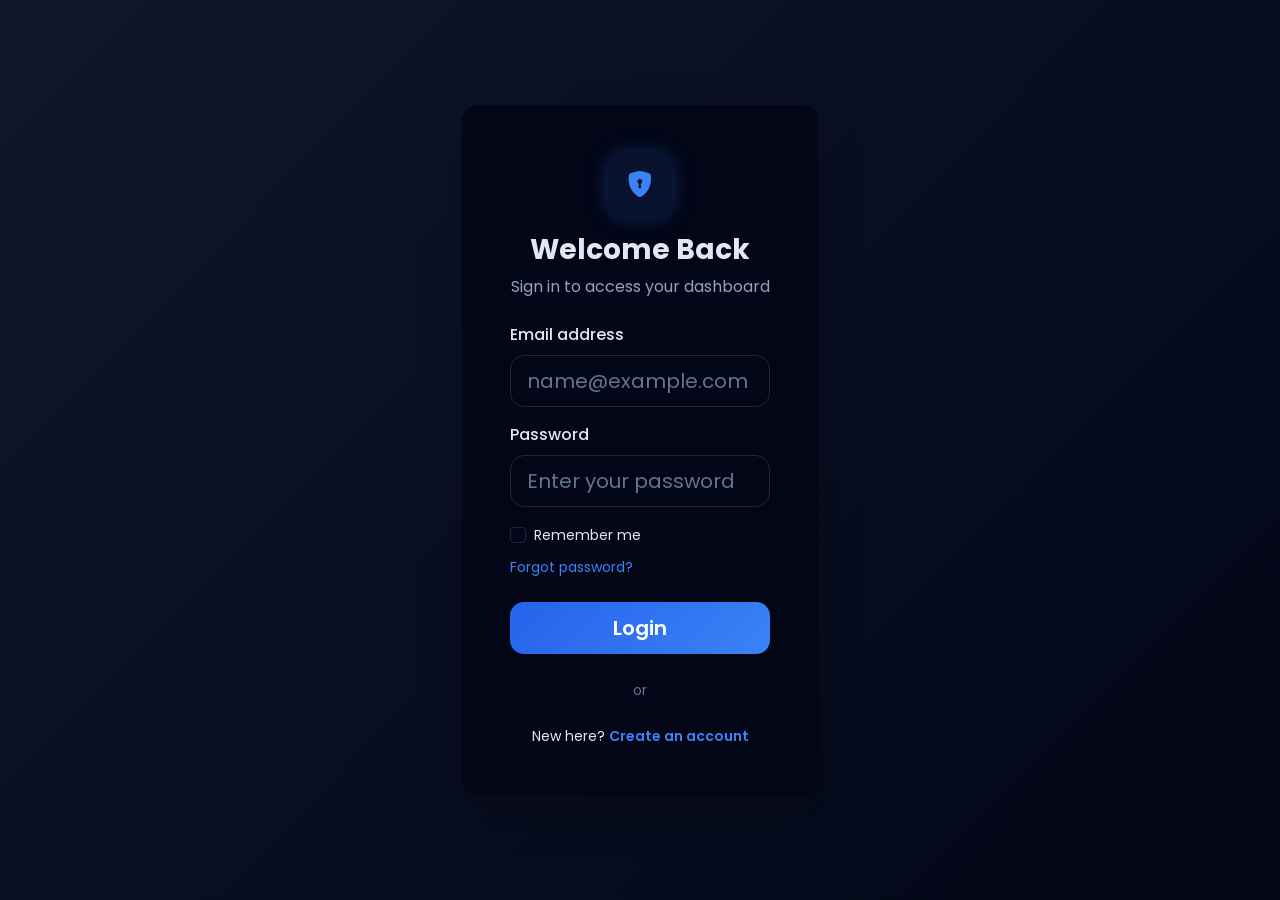
<file: index.html>
<!DOCTYPE html>
<html lang="en">
<head>
  <meta charset="UTF-8" />
  <meta name="viewport" content="width=device-width, initial-scale=1.0" />
  <title>Login | Auth System</title>

  <link href="https://cdn.jsdelivr.net/npm/bootstrap@5.3.3/dist/css/bootstrap.min.css" rel="stylesheet">
  <link href="https://cdn.jsdelivr.net/npm/bootstrap-icons@1.11.3/font/bootstrap-icons.min.css" rel="stylesheet">
  <link href="https://fonts.googleapis.com/css2?family=Poppins:wght@400;500;600;700&display=swap" rel="stylesheet">
  <link rel="stylesheet" href="css/styles.css">
</head>
<body>
  <main class="auth-shell">
    <div class="container">
      <div class="row justify-content-center align-items-center min-vh-100 py-4">
        <div class="col-12 col-sm-10 col-md-8 col-lg-5 col-xl-4">
          <div class="auth-card card border-0 shadow-lg">
            <div class="card-body p-4 p-md-5">
              <div class="text-center mb-4">
                <div class="brand-mark mx-auto mb-3">
                  <i class="bi bi-shield-lock-fill"></i>
                </div>
                <h1 class="h3 fw-bold mb-2">Welcome Back</h1>
                <p class="text-secondary mb-0">Sign in to access your dashboard</p>
              </div>

              <form action="dashboard.html" method="get">
                <div class="mb-3">
                  <label for="email" class="form-label fw-medium">Email address</label>
                  <input
                    type="email"
                    class="form-control form-control-lg"
                    id="email"
                    placeholder="name@example.com"
                    required
                  >
                </div>

                <div class="mb-3">
                  <label for="password" class="form-label fw-medium">Password</label>
                  <input
                    type="password"
                    class="form-control form-control-lg"
                    id="password"
                    placeholder="Enter your password"
                    required
                  >
                </div>

                <div class="d-flex justify-content-between align-items-center flex-wrap gap-2 mb-4">
                  <div class="form-check">
                    <input class="form-check-input" type="checkbox" id="remember">
                    <label class="form-check-label small" for="remember">Remember me</label>
                  </div>
                  <a href="forgot-password.html" class="small text-decoration-none auth-link">Forgot password?</a>
                </div>

                <button type="submit" class="btn btn-primary btn-lg w-100">
                  Login
                </button>
              </form>

              <div class="divider my-4">
                <span>or</span>
              </div>

              <p class="text-center mb-0 small">
                New here?
                <a href="register.html" class="fw-semibold text-decoration-none auth-link">Create an account</a>
              </p>
            </div>
          </div>
        </div>
      </div>
    </div>
  </main>

  <script src="https://cdn.jsdelivr.net/npm/bootstrap@5.3.3/dist/js/bootstrap.bundle.min.js"></script>
</body>
</html>
</file>
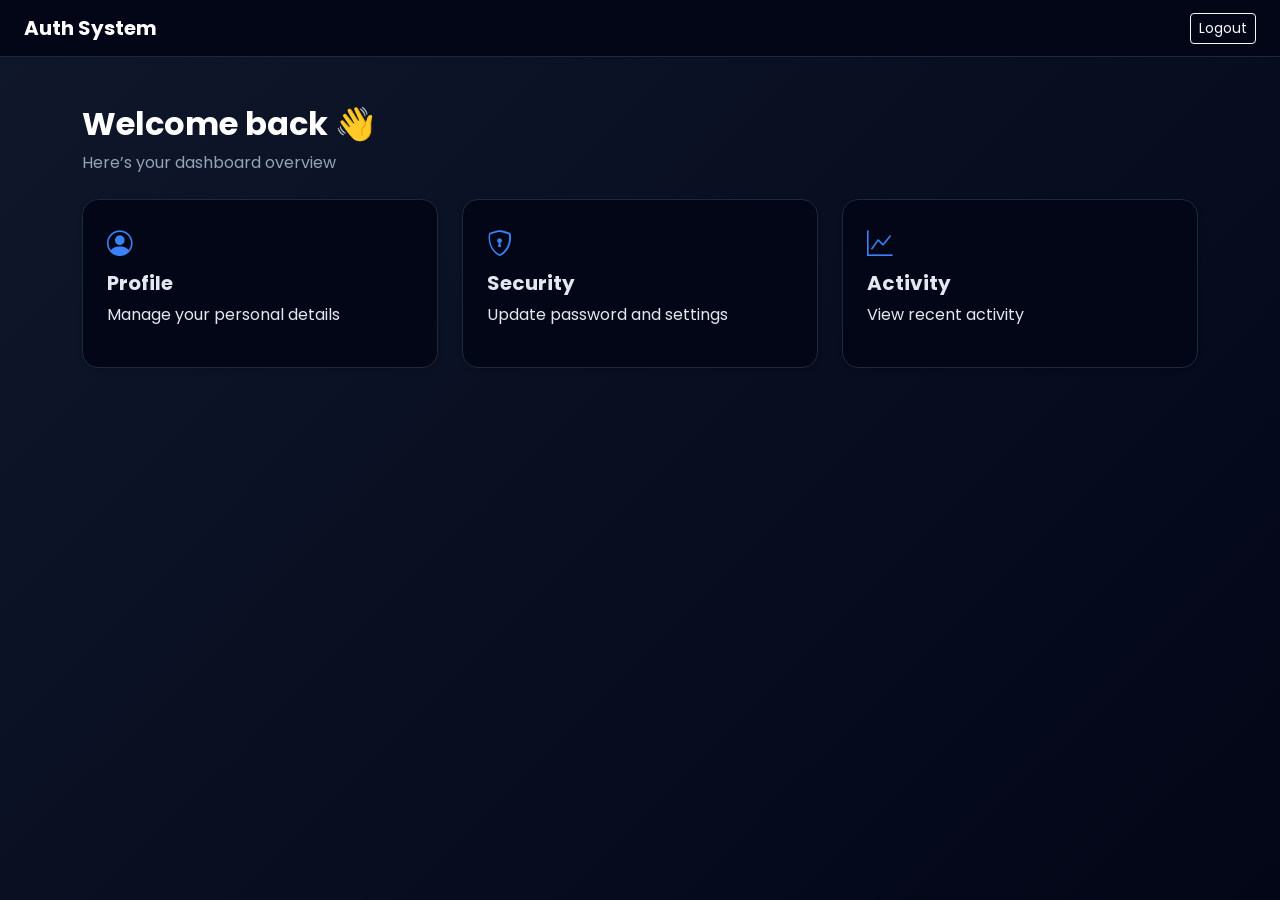
<file: dashboard.html>
<!DOCTYPE html>
<html lang="en">
<head>
  <meta charset="UTF-8">
  <meta name="viewport" content="width=device-width, initial-scale=1.0">
  <title>Dashboard</title>

  <!-- Bootstrap -->
  <link href="https://cdn.jsdelivr.net/npm/bootstrap@5.3.3/dist/css/bootstrap.min.css" rel="stylesheet">

  <!-- Icons -->
  <link href="https://cdn.jsdelivr.net/npm/bootstrap-icons@1.11.3/font/bootstrap-icons.min.css" rel="stylesheet">

  <!-- Font -->
  <link href="https://fonts.googleapis.com/css2?family=Poppins:wght@400;500;600&display=swap" rel="stylesheet">

  <!-- Custom CSS -->
  <link rel="stylesheet" href="css/styles.css">
</head>

<body>

  <!-- Navbar -->
<nav class="navbar px-4" style="background:#020617; border-bottom:1px solid #1e293b;">
  <span class="navbar-brand fw-bold text-white">Auth System</span>
  <a href="index.html" class="btn btn-outline-light btn-sm">Logout</a>
</nav>

  <!-- Main Content -->
  <div class="container py-5">

    <!-- Welcome -->
    <div class="mb-4">
      <h2 class="fw-bold text-white">Welcome back 👋</h2>
      <p style="color:#94a3b8;">Here’s your dashboard overview</p>
    </div>

    <!-- Cards -->
    <div class="row g-4">

      <!-- Card 1 -->
      <div class="col-md-4">
        <div class="card p-4 shadow-sm">
         <i class="bi bi-person-circle mb-2" style="font-size: 1.6rem; color:#3b82f6;"></i>
          <h5 class="fw-bold">Profile</h5>
          <p>Manage your personal details</p>
        </div>
      </div>

      <!-- Card 2 -->
      <div class="col-md-4">
       <div class="card p-4 shadow-sm">
       <i class="bi bi-shield-lock mb-2" style="font-size: 1.6rem; color:#3b82f6;"></i>
        <h5 class="fw-bold">Security</h5>
      <p>Update password and settings</p>
       </div>
      </div>

      <!-- Card 3 -->
      <div class="col-md-4">
        <div class="card p-4 shadow-sm">
        <i class="bi bi-graph-up mb-2" style="font-size: 1.6rem; color:#3b82f6;"></i>
         <h5 class="fw-bold">Activity</h5>
         <p>View recent activity</p>
        </div>
      </div>

    </div>

  </div>

  <script src="https://cdn.jsdelivr.net/npm/bootstrap@5.3.3/dist/js/bootstrap.bundle.min.js"></script>
</body>
</html>
</file>
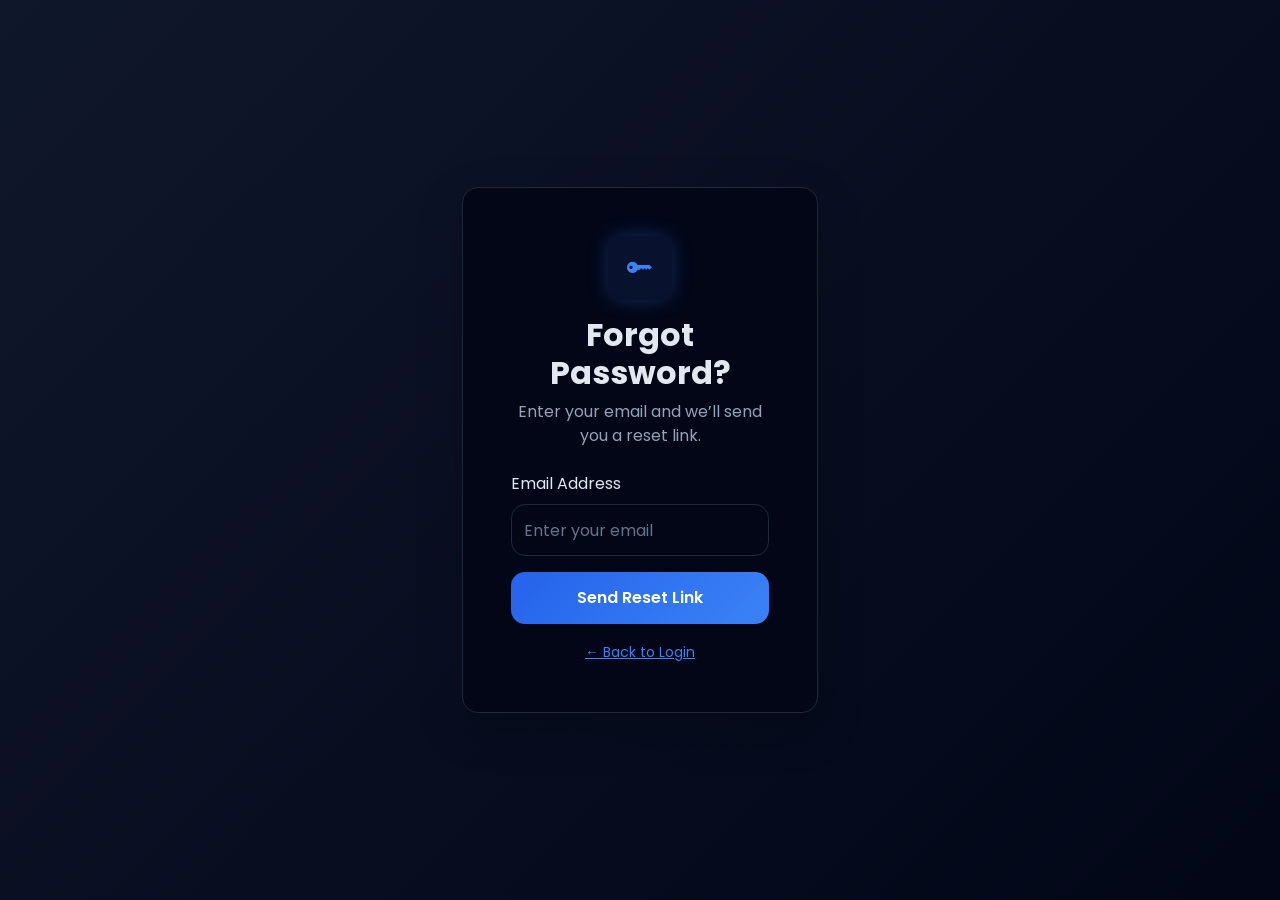
<file: forgot-password.html>
<!DOCTYPE html>
<html lang="en">
<head>
  <meta charset="UTF-8">
  <meta name="viewport" content="width=device-width, initial-scale=1.0">
  <title>Forgot Password</title>

  <!-- Bootstrap -->
  <link href="https://cdn.jsdelivr.net/npm/bootstrap@5.3.3/dist/css/bootstrap.min.css" rel="stylesheet">

  <!-- Icons -->
  <link href="https://cdn.jsdelivr.net/npm/bootstrap-icons@1.11.3/font/bootstrap-icons.min.css" rel="stylesheet">

  <!-- Font -->
  <link href="https://fonts.googleapis.com/css2?family=Poppins:wght@400;500;600&display=swap" rel="stylesheet">

  <!-- Custom CSS -->
  <link rel="stylesheet" href="css/styles.css">
</head>

<body>
  <main class="auth-shell">
    <div class="container">
      <div class="row justify-content-center align-items-center min-vh-100">

        <div class="col-12 col-sm-10 col-md-6 col-lg-4">
          <div class="auth-card card shadow-lg">
            <div class="card-body p-4 p-md-5 text-center">

              <!-- Icon -->
              <div class="brand-mark mx-auto mb-3">
                <i class="bi bi-key-fill"></i>
              </div>

              <!-- Heading -->
              <h2 class="fw-bold mb-2">Forgot Password?</h2>
              <p class="text-secondary mb-4">
                Enter your email and we’ll send you a reset link.
              </p>

              <!-- Form -->
              <form action="reset-password.html">

                <div class="mb-3 text-start">
                  <label class="form-label">Email Address</label>
                  <input type="email" class="form-control" placeholder="Enter your email" required>
                </div>

                <button type="submit" class="btn btn-primary w-100 mb-3">
                  Send Reset Link
                </button>

              </form>

              <!-- Back link -->
              <a href="index.html" class="auth-link small">
                ← Back to Login
              </a>

            </div>
          </div>
        </div>

      </div>
    </div>
  </main>

  <script src="https://cdn.jsdelivr.net/npm/bootstrap@5.3.3/dist/js/bootstrap.bundle.min.js"></script>
</body>
</html>
</file>
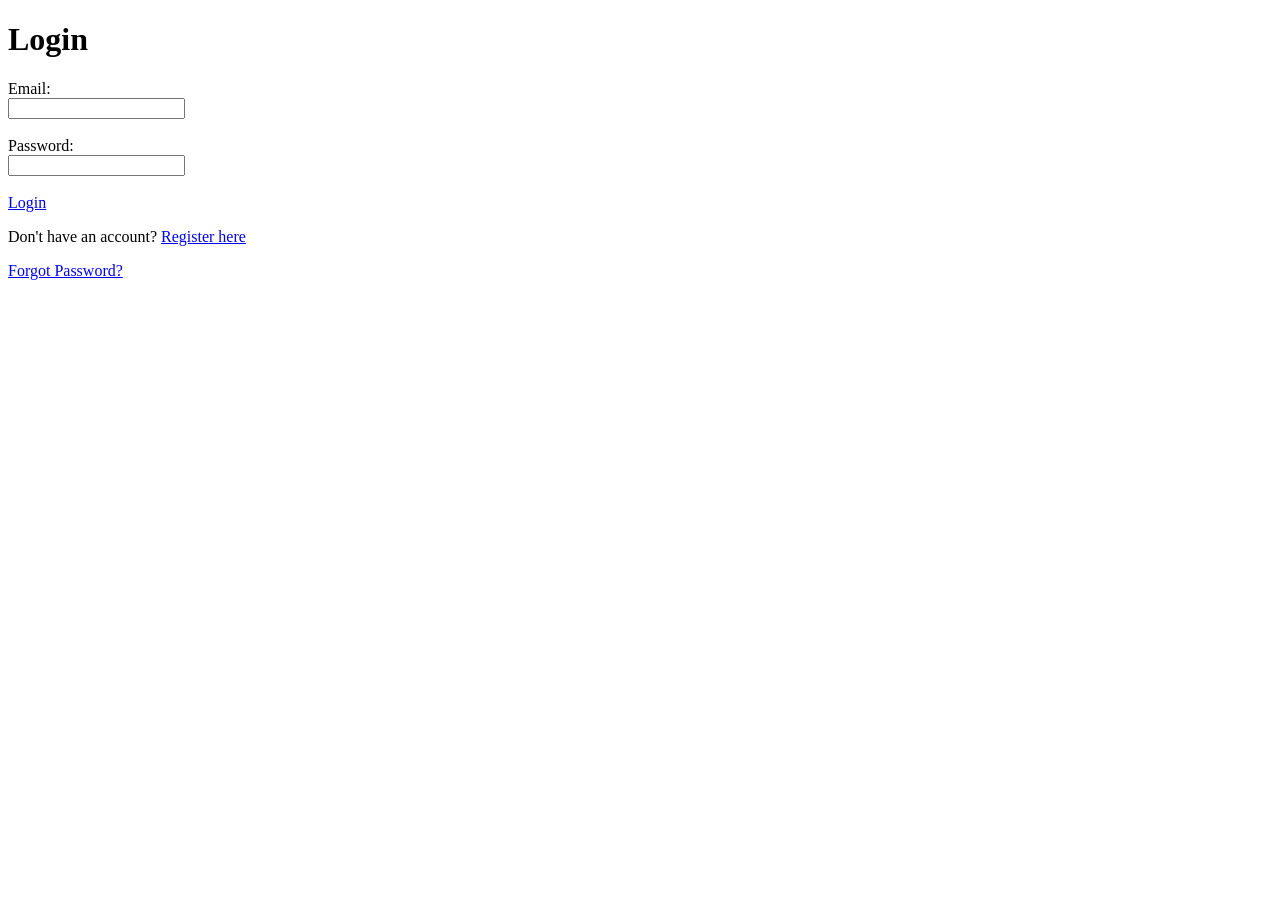
<file: login.html>
<!DOCTYPE html>
<html>
<head>
    <meta charset="utf-8">
    <title>Login Page</title>
</head>
<body>
<h1>Login</h1>

<form>
    <label>Email:</label><br>
    <input type="email" name="email" required><br><br>

    <label>Password:</label><br>
    <input type="password" name="password" required><br><br>

    <!-- Anchor based navigation -->
    <a href="dashboard.html">Login</a>
</form>

<p>Don't have an account? <a href="register.html">Register here</a></p>
<p><a href="forgot-password.html">Forgot Password?</a></p>
</body>
</html>
</file>
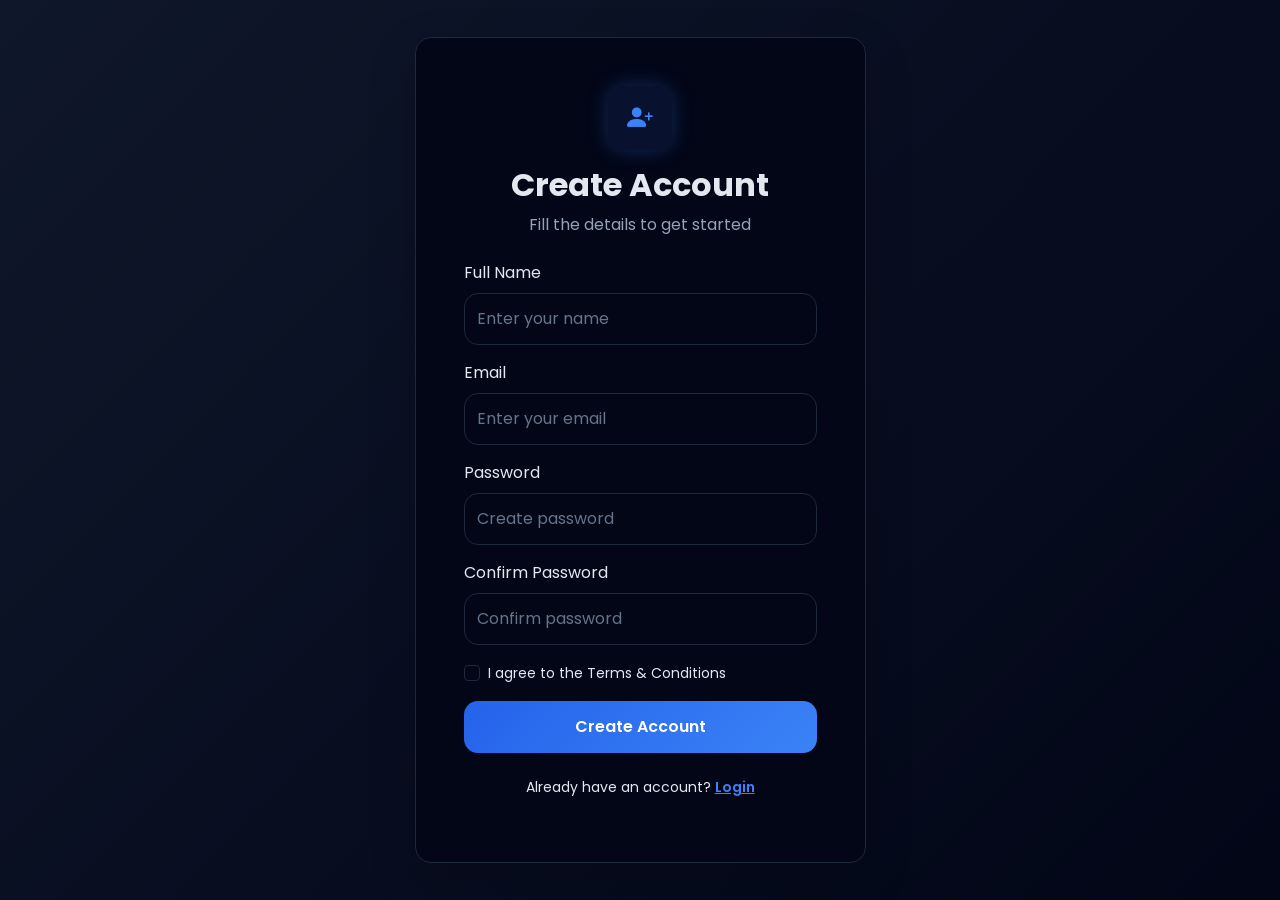
<file: register.html>
<!DOCTYPE html>
<html lang="en">
<head>
  <meta charset="UTF-8">
  <meta name="viewport" content="width=device-width, initial-scale=1.0">
  <title>Register | Auth System</title>

  <!-- Bootstrap -->
  <link href="https://cdn.jsdelivr.net/npm/bootstrap@5.3.3/dist/css/bootstrap.min.css" rel="stylesheet">

  <!-- Icons -->
  <link href="https://cdn.jsdelivr.net/npm/bootstrap-icons@1.11.3/font/bootstrap-icons.min.css" rel="stylesheet">

  <!-- Font -->
  <link href="https://fonts.googleapis.com/css2?family=Poppins:wght@400;500;600;700&display=swap" rel="stylesheet">

  <!-- Custom CSS -->
  <link rel="stylesheet" href="css/styles.css">
</head>

<body>
  <main class="auth-shell">
    <div class="container">
      <div class="row justify-content-center align-items-center min-vh-100 py-4">

        <div class="col-12 col-sm-10 col-md-8 col-lg-6 col-xl-5">
          <div class="auth-card card shadow-lg">
            <div class="card-body p-4 p-md-5">

              <!-- Heading -->
              <div class="text-center mb-4">
                <div class="brand-mark mx-auto mb-3">
                  <i class="bi bi-person-plus-fill"></i>
                </div>
                <h2 class="fw-bold">Create Account</h2>
                <p class="text-secondary mb-0">Fill the details to get started</p>
              </div>

              <!-- Form -->
              <form action="dashboard.html">

                <!-- Name -->
                <div class="mb-3">
                  <label class="form-label">Full Name</label>
                  <input type="text" class="form-control" placeholder="Enter your name" required>
                </div>

                <!-- Email -->
                <div class="mb-3">
                  <label class="form-label">Email</label>
                  <input type="email" class="form-control" placeholder="Enter your email" required>
                </div>

                <!-- Password -->
                <div class="mb-3">
                  <label class="form-label">Password</label>
                  <input type="password" class="form-control" placeholder="Create password" required>
                </div>

                <!-- Confirm Password -->
                <div class="mb-3">
                  <label class="form-label">Confirm Password</label>
                  <input type="password" class="form-control" placeholder="Confirm password" required>
                </div>

                <!-- Terms -->
                <div class="form-check mb-3">
                  <input class="form-check-input" type="checkbox" required>
                  <label class="form-check-label small">
                    I agree to the Terms & Conditions
                  </label>
                </div>

                <!-- Button -->
                <button type="submit" class="btn btn-primary w-100">
                  Create Account
                </button>

              </form>

              <!-- Footer -->
              <p class="text-center mt-4 small">
                Already have an account?
                <a href="index.html" class="auth-link fw-semibold">Login</a>
              </p>

            </div>
          </div>
        </div>

      </div>
    </div>
  </main>

  <script src="https://cdn.jsdelivr.net/npm/bootstrap@5.3.3/dist/js/bootstrap.bundle.min.js"></script>
</body>
</html>
</file>
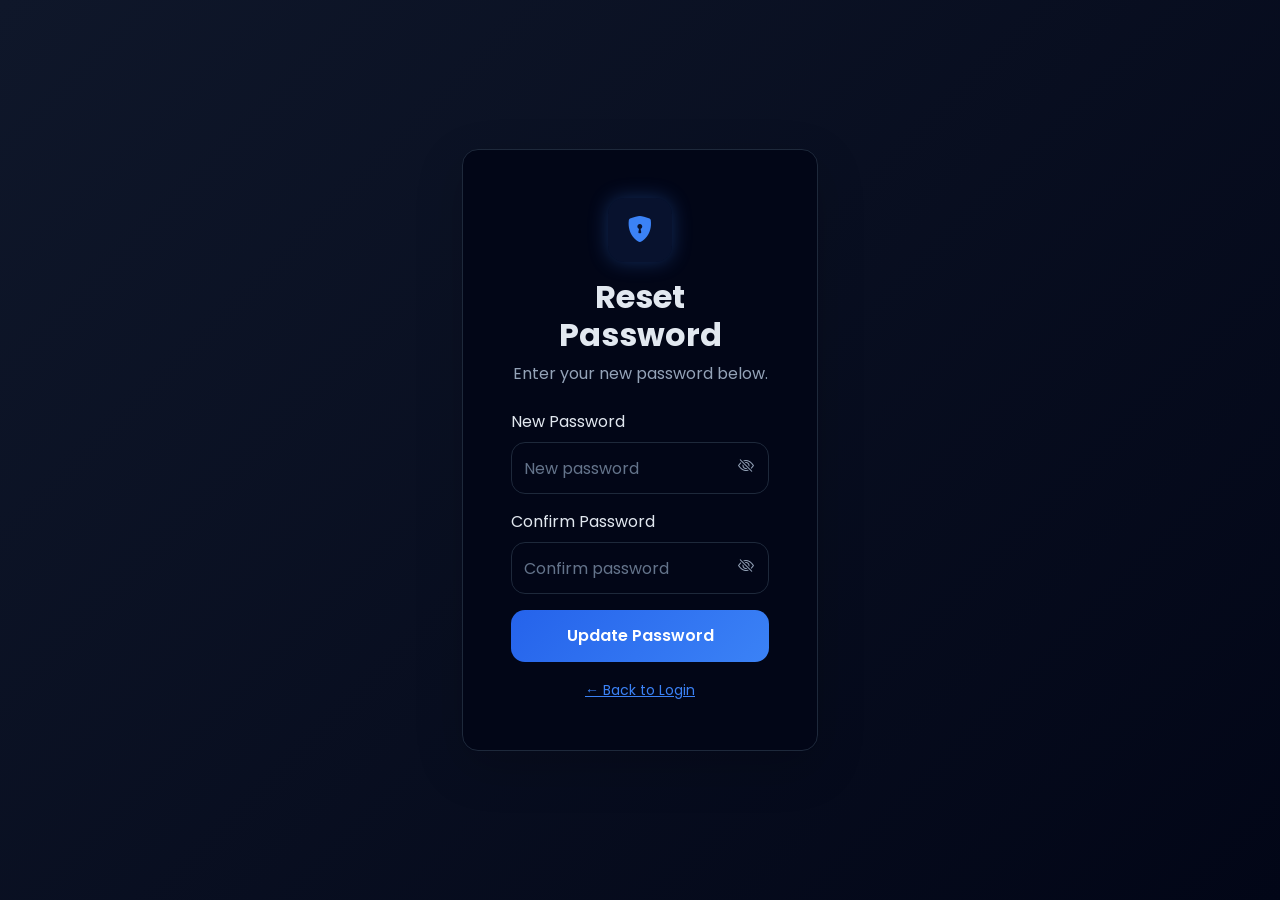
<file: reset-password.html>
<!DOCTYPE html>
<html lang="en">
<head>
  <meta charset="UTF-8">
  <meta name="viewport" content="width=device-width, initial-scale=1.0">
  <title>Reset Password</title>

  <!-- Bootstrap -->
  <link href="https://cdn.jsdelivr.net/npm/bootstrap@5.3.3/dist/css/bootstrap.min.css" rel="stylesheet">

  <!-- Icons -->
  <link href="https://cdn.jsdelivr.net/npm/bootstrap-icons@1.11.3/font/bootstrap-icons.min.css" rel="stylesheet">

  <!-- Font -->
  <link href="https://fonts.googleapis.com/css2?family=Poppins:wght@400;500;600&display=swap" rel="stylesheet">

  <!-- Custom CSS -->
  <link rel="stylesheet" href="css/styles.css">
</head>

<body>
  <main class="auth-shell">
    <div class="container">
      <div class="row justify-content-center align-items-center min-vh-100">

        <div class="col-12 col-sm-10 col-md-6 col-lg-4">
          <div class="auth-card card shadow-lg">
            <div class="card-body p-4 p-md-5 text-center">

              <!-- Icon -->
              <div class="brand-mark mx-auto mb-3">
                <i class="bi bi-shield-lock-fill"></i>
              </div>

              <!-- Heading -->
              <h2 class="fw-bold mb-2">Reset Password</h2>
              <p class="text-secondary mb-4">
                Enter your new password below.
              </p>

              <!-- Form -->
              <form action="index.html">

                <!-- New Password -->
                <div class="mb-3 text-start position-relative">
                  <label class="form-label">New Password</label>
                  <input type="password" id="password" class="form-control" placeholder="New password" required>
                  <i class="bi bi-eye-slash toggle-eye" onclick="togglePassword('password', this)"></i>
                </div>

                <!-- Confirm Password -->
                <div class="mb-3 text-start position-relative">
                  <label class="form-label">Confirm Password</label>
                  <input type="password" id="confirmPassword" class="form-control" placeholder="Confirm password" required>
                  <i class="bi bi-eye-slash toggle-eye" onclick="togglePassword('confirmPassword', this)"></i>
                </div>

                <!-- Button -->
                <button type="submit" class="btn btn-primary w-100 mb-3">
                  Update Password
                </button>

              </form>

              <!-- Back -->
              <a href="index.html" class="auth-link small">
                ← Back to Login
              </a>

            </div>
          </div>
        </div>

      </div>
    </div>
  </main>

  <!-- JS -->
  <script>
    function togglePassword(fieldId, icon) {
      const input = document.getElementById(fieldId);

      if (input.type === "password") {
        input.type = "text";
        icon.classList.remove("bi-eye-slash");
        icon.classList.add("bi-eye");
      } else {
        input.type = "password";
        icon.classList.remove("bi-eye");
        icon.classList.add("bi-eye-slash");
      }
    }
  </script>

  <script src="https://cdn.jsdelivr.net/npm/bootstrap@5.3.3/dist/js/bootstrap.bundle.min.js"></script>
</body>
</html>
</file>
<file: css/styles.css>
/*  RESET */
* {
  box-sizing: border-box;
}

body {
  font-family: 'Poppins', sans-serif;
  margin: 0;
  min-height: 100vh;
  background: linear-gradient(135deg, #0f172a 0%, #020617 100%);
}

/* LAYOUT */
.auth-shell {
  min-height: 100vh;
}

/* CARD */
.auth-card {
  border-radius: 24px;
  background: rgba(15, 23, 42, 0.85);
  backdrop-filter: blur(20px);
  -webkit-backdrop-filter: blur(20px);
  box-shadow: 0 20px 60px rgba(0, 0, 0, 0.6);
  color: #e2e8f0;
  border: 1px solid rgba(255, 255, 255, 0.05);
}

/* BRAND */
.brand-mark {
  width: 64px;
  height: 64px;
  border-radius: 16px;
  display: grid;
  place-items: center;
  font-size: 1.6rem;
  color: #3b82f6;
  background: rgba(59, 130, 246, 0.1);
  box-shadow: 0 0 20px rgba(59, 130, 246, 0.3);
}

/* TEXT */
.text-secondary {
  color: #94a3b8 !important;
}

/* INPUTS */
.form-control {
  height: 52px;
  border-radius: 14px;
  border: 1px solid #1e293b;
  background: #020617;
  color: #e2e8f0;
}

.form-control::placeholder {
  color: #64748b;
}

.form-control:focus {
  background: #020617;
  border-color: #3b82f6;
  box-shadow: 0 0 0 2px rgba(59, 130, 246, 0.2);
  color: #fff;
}

/* CHECKBOX */
.form-check-input {
  background-color: #020617;
  border: 1px solid #1e293b;
}

.form-check-input:checked {
  background-color: #3b82f6;
  border-color: #3b82f6;
}

/* BUTTON */
.btn-primary {
  height: 52px;
  border: none;
  border-radius: 14px;
  font-weight: 600;
  background: linear-gradient(135deg, #2563eb, #3b82f6);
  transition: all 0.3s ease;
}

.btn-primary:hover {
  transform: translateY(-2px);
  background: linear-gradient(135deg, #1d4ed8, #2563eb);
  box-shadow: 0 10px 25px rgba(59, 130, 246, 0.4);
}

/* LINKS */
.auth-link {
  color: #3b82f6;
}

.auth-link:hover {
  text-decoration: underline;
}

/* DIVIDER */
.divider {
  text-align: center;
  position: relative;
}

.divider span {
  padding: 0 10px;
  font-size: 14px;
  color: #64748b;
}

/* RESPONSIVE */
@media (max-width: 576px) {
  .auth-card {
    padding: 10px;
  }
}
.toggle-eye {
  position: absolute;
  right: 15px;
  top: 45px;
  cursor: pointer;
  color: #94a3b8;
}
/* Dashboard cards */
.card {
  border-radius: 16px;
  background: #020617;
  color: #e2e8f0;
  border: 1px solid #1e293b;
  transition: all 0.3s ease;
}

.card:hover {
  transform: translateY(-6px);
  box-shadow: 0 15px 40px rgba(0,0,0,0.6);
}
.btn-primary:active {
  transform: scale(0.98);
}
.form-control:focus {
  border-color: #3b82f6;
  box-shadow: 0 0 0 2px rgba(59,130,246,0.25);
}
</file>
